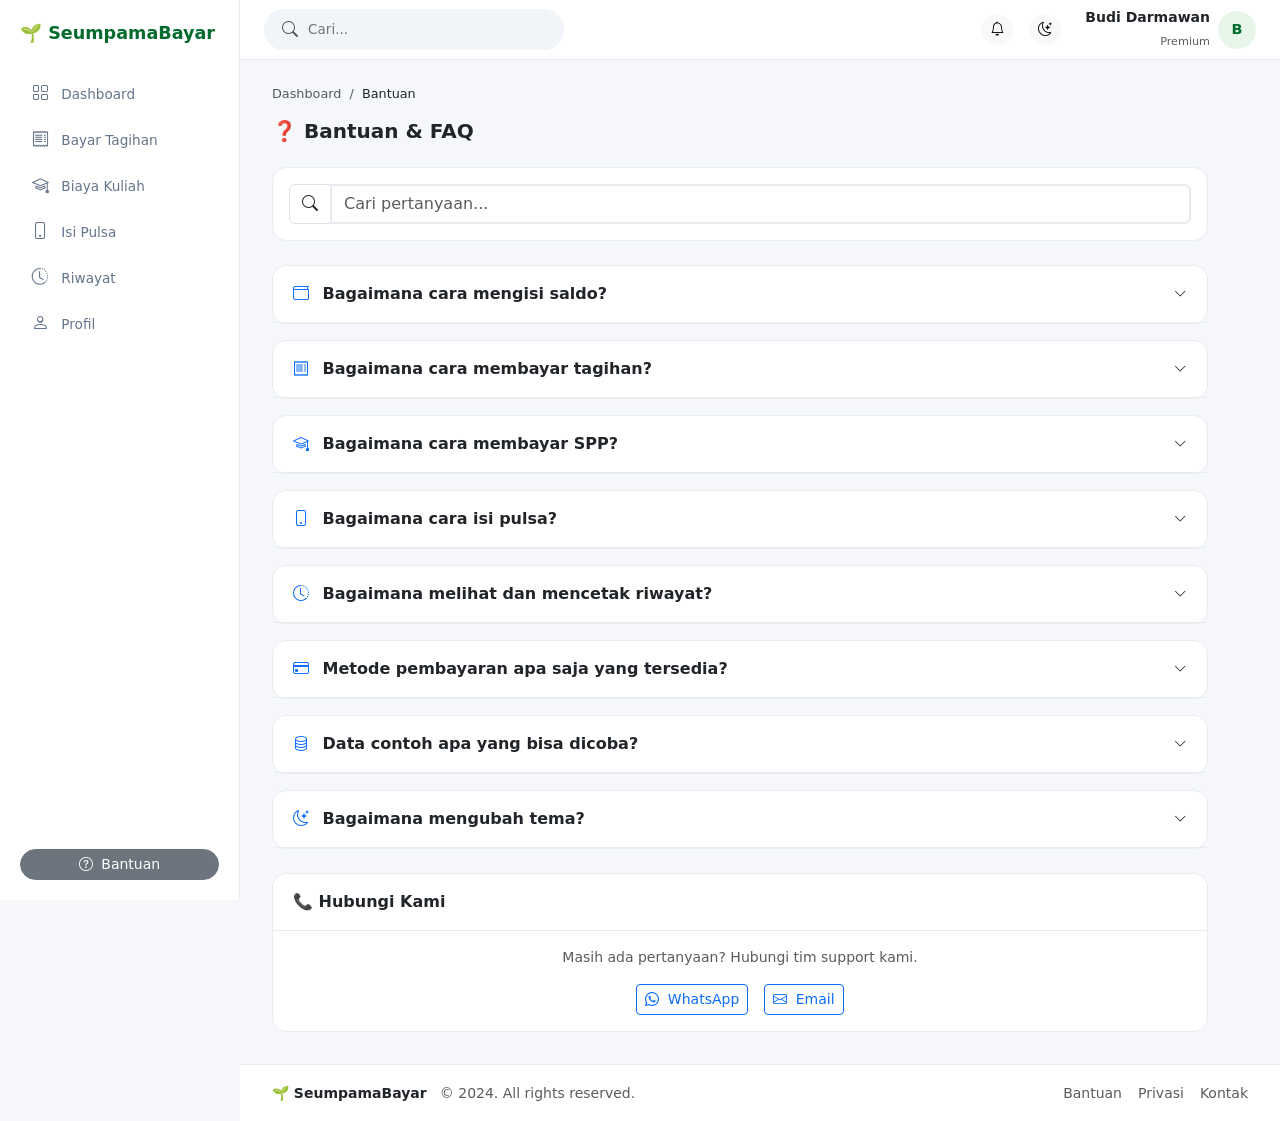
<file: faq.html>
<!DOCTYPE html>
<html lang="id">
<head>
    <meta charset="UTF-8">
    <meta name="viewport" content="width=device-width, initial-scale=1.0">
    <title>SeumpamaBayar - Bantuan</title>

    <link href="https://cdn.jsdelivr.net/npm/bootstrap@5.3.0/dist/css/bootstrap.min.css" rel="stylesheet">
    <link href="https://cdn.jsdelivr.net/npm/bootstrap-icons@1.11.0/font/bootstrap-icons.css" rel="stylesheet">
    <link href="assets/css/style.css" rel="stylesheet">
</head>
<body>

<aside class="sidebar" role="navigation" aria-label="Sidebar navigasi">
    <div class="sidebar-brand">🌱 SeumpamaBayar</div>
    <nav class="nav flex-column flex-grow-1" role="navigation" aria-label="Navigasi utama">
        <a href="index.html" class="nav-link">
            <i class="bi bi-grid me-2" aria-hidden="true"></i> Dashboard
        </a>
        <a href="bayar-tagihan.html" class="nav-link">
            <i class="bi bi-receipt me-2" aria-hidden="true"></i> Bayar Tagihan
        </a>
        <a href="spp.html" class="nav-link">
            <i class="bi bi-mortarboard me-2" aria-hidden="true"></i> Biaya Kuliah
        </a>
        <a href="pulsa.html" class="nav-link">
            <i class="bi bi-phone me-2" aria-hidden="true"></i> Isi Pulsa
        </a>
        <a href="riwayat.html" class="nav-link">
            <i class="bi bi-clock-history me-2" aria-hidden="true"></i> Riwayat
        </a>
        <a href="profil.html" class="nav-link">
            <i class="bi bi-person me-2" aria-hidden="true"></i> Profil
        </a>
    </nav>
    <div class="sidebar-footer">
        <a href="faq.html" class="btn btn-outline-secondary btn-sm w-100 rounded-pill active" aria-current="page">
            <i class="bi bi-question-circle me-1" aria-hidden="true"></i> Bantuan
        </a>
    </div>
</aside>

<header class="topbar" role="banner">
    <div class="search-box">
        <i class="bi bi-search text-muted" aria-hidden="true"></i>
        <input type="text" placeholder="Cari..." aria-label="Cari pertanyaan FAQ">
    </div>
    <div class="d-flex align-items-center gap-3">
        <button class="btn btn-light btn-sm rounded-pill position-relative" aria-label="Notifikasi">
            <i class="bi bi-bell" aria-hidden="true"></i>
            <span class="position-absolute top-0 start-100 translate-middle p-1 bg-danger rounded-circle"
                style="width:8px;height:8px;" aria-hidden="true"></span>
        </button>
        <button class="btn btn-light btn-sm rounded-pill me-2" onclick="toggleThemeButton()" id="themeToggle"
            aria-label="Ganti tema gelap terang">
            <i class="bi bi-moon-stars" aria-hidden="true"></i>
        </button>
        <div class="d-flex align-items-center gap-2">
            <div class="text-end d-none d-sm-block">
                <div class="fw-semibold small" id="topbarName">Budi Darmawan</div>
                <small class="text-muted" style="font-size:0.7rem;">Premium</small>
            </div>
            <div class="avatar" id="topbarAvatar" aria-label="Avatar pengguna">B</div>
        </div>
    </div>
</header>

<main class="main-content" role="main" aria-label="Halaman bantuan dan FAQ">

    <nav class="mb-3" style="font-size:0.8rem;" aria-label="Breadcrumb">
        <a href="index.html" class="text-muted text-decoration-none">Dashboard</a>
        <span class="text-muted mx-1" aria-hidden="true">/</span>
        <span class="fw-medium">Bantuan</span>
    </nav>

    <h5 class="fw-bold mb-4">❓ Bantuan & FAQ</h5>

    <!-- Pencarian FAQ -->
    <div class="card card-custom mb-4">
        <div class="card-body">
            <div class="input-group">
                <span class="input-group-text bg-white" aria-hidden="true"><i class="bi bi-search"></i></span>
                <input type="text" class="form-control" id="searchFAQ" 
                       placeholder="Cari pertanyaan..." oninput="filterFAQ()"
                       aria-label="Cari pertanyaan FAQ">
            </div>
        </div>
    </div>

    <!-- Daftar FAQ -->
    <div id="faqList" role="list" aria-label="Daftar pertanyaan umum">
        <div class="card card-custom mb-3 faq-item" data-keywords="saldo isi topup" role="listitem">
            <div class="card-header cursor-pointer" onclick="toggleFAQ(this)" aria-expanded="false" 
                 role="button" tabindex="0" onkeydown="if(event.key==='Enter'||event.key===' ') toggleFAQ(this)">
                <div class="d-flex justify-content-between align-items-center">
                    <span><i class="bi bi-wallet me-2 text-primary" aria-hidden="true"></i> Bagaimana cara mengisi saldo?</span>
                    <i class="bi bi-chevron-down transition-icon" aria-hidden="true"></i>
                </div>
            </div>
            <div class="card-body faq-answer" style="display:none;" role="region" aria-label="Jawaban">
                <p>Untuk mengisi saldo:</p>
                <ol>
                    <li>Buka halaman <strong>Dashboard</strong></li>
                    <li>Klik tombol <strong>"Isi Saldo"</strong> di kartu saldo</li>
                    <li>Pilih nominal pengisian</li>
                    <li>Pilih metode pembayaran</li>
                    <li>Konfirmasi pembayaran</li>
                </ol>
                <small class="text-muted">Saldo akan bertambah setelah pembayaran berhasil.</small>
            </div>
        </div>

        <div class="card card-custom mb-3 faq-item" data-keywords="tagihan bayar pln pdam internet seminar" role="listitem">
            <div class="card-header cursor-pointer" onclick="toggleFAQ(this)" aria-expanded="false" 
                 role="button" tabindex="0" onkeydown="if(event.key==='Enter'||event.key===' ') toggleFAQ(this)">
                <div class="d-flex justify-content-between align-items-center">
                    <span><i class="bi bi-receipt me-2 text-primary" aria-hidden="true"></i> Bagaimana cara membayar tagihan?</span>
                    <i class="bi bi-chevron-down transition-icon" aria-hidden="true"></i>
                </div>
            </div>
            <div class="card-body faq-answer" style="display:none;" role="region" aria-label="Jawaban">
                <p>Untuk membayar tagihan:</p>
                <ol>
                    <li>Buka halaman <strong>Bayar Tagihan</strong></li>
                    <li>Pilih kategori (PLN, PDAM, Internet, atau Seminar)</li>
                    <li>Masukkan nomor pelanggan/ID</li>
                    <li>Klik <strong>"Cek Tagihan"</strong></li>
                    <li>Pilih metode pembayaran (VA, QRIS, atau Teller)</li>
                    <li>Klik <strong>"Bayar Sekarang"</strong> dan konfirmasi</li>
                </ol>
            </div>
        </div>

        <div class="card card-custom mb-3 faq-item" data-keywords="spp kuliah cicilan nim mahasiswa" role="listitem">
            <div class="card-header cursor-pointer" onclick="toggleFAQ(this)" aria-expanded="false" 
                 role="button" tabindex="0" onkeydown="if(event.key==='Enter'||event.key===' ') toggleFAQ(this)">
                <div class="d-flex justify-content-between align-items-center">
                    <span><i class="bi bi-mortarboard me-2 text-primary" aria-hidden="true"></i> Bagaimana cara membayar SPP?</span>
                    <i class="bi bi-chevron-down transition-icon" aria-hidden="true"></i>
                </div>
            </div>
            <div class="card-body faq-answer" style="display:none;" role="region" aria-label="Jawaban">
                <p>Untuk membayar SPP:</p>
                <ol>
                    <li>Buka halaman <strong>Biaya Kuliah</strong></li>
                    <li>Masukkan NIM Anda (contoh: 2024001)</li>
                    <li>Klik <strong>"Cek Data"</strong></li>
                    <li>Centang cicilan yang ingin dibayar</li>
                    <li>Klik <strong>"Lanjut ke Pembayaran"</strong></li>
                    <li>Pilih metode pembayaran dan konfirmasi</li>
                </ol>
                <small class="text-muted">Anda bisa memilih beberapa cicilan sekaligus.</small>
            </div>
        </div>

        <div class="card card-custom mb-3 faq-item" data-keywords="pulsa paket data hp nomor provider" role="listitem">
            <div class="card-header cursor-pointer" onclick="toggleFAQ(this)" aria-expanded="false" 
                 role="button" tabindex="0" onkeydown="if(event.key==='Enter'||event.key===' ') toggleFAQ(this)">
                <div class="d-flex justify-content-between align-items-center">
                    <span><i class="bi bi-phone me-2 text-primary" aria-hidden="true"></i> Bagaimana cara isi pulsa?</span>
                    <i class="bi bi-chevron-down transition-icon" aria-hidden="true"></i>
                </div>
            </div>
            <div class="card-body faq-answer" style="display:none;" role="region" aria-label="Jawaban">
                <p>Untuk mengisi pulsa:</p>
                <ol>
                    <li>Buka halaman <strong>Isi Pulsa</strong></li>
                    <li>Masukkan nomor HP (08xxxxxxxxxx)</li>
                    <li>Provider akan terdeteksi otomatis</li>
                    <li>Pilih nominal pulsa atau paket data</li>
                    <li>Pilih metode pembayaran dan konfirmasi</li>
                </ol>
            </div>
        </div>

        <div class="card card-custom mb-3 faq-item" data-keywords="riwayat transaksi cetak struk pdf print" role="listitem">
            <div class="card-header cursor-pointer" onclick="toggleFAQ(this)" aria-expanded="false" 
                 role="button" tabindex="0" onkeydown="if(event.key==='Enter'||event.key===' ') toggleFAQ(this)">
                <div class="d-flex justify-content-between align-items-center">
                    <span><i class="bi bi-clock-history me-2 text-primary" aria-hidden="true"></i> Bagaimana melihat dan mencetak riwayat?</span>
                    <i class="bi bi-chevron-down transition-icon" aria-hidden="true"></i>
                </div>
            </div>
            <div class="card-body faq-answer" style="display:none;" role="region" aria-label="Jawaban">
                <p>Untuk melihat riwayat:</p>
                <ol>
                    <li>Buka halaman <strong>Riwayat Transaksi</strong></li>
                    <li>Gunakan filter untuk mencari transaksi tertentu</li>
                    <li>Klik transaksi untuk melihat detail</li>
                    <li>Klik <strong>"Cetak"</strong> untuk print struk</li>
                    <li>Klik <strong>"Download PDF"</strong> untuk menyimpan sebagai PDF</li>
                </ol>
            </div>
        </div>

        <div class="card card-custom mb-3 faq-item" data-keywords="qris virtual account teller pembayaran metode" role="listitem">
            <div class="card-header cursor-pointer" onclick="toggleFAQ(this)" aria-expanded="false" 
                 role="button" tabindex="0" onkeydown="if(event.key==='Enter'||event.key===' ') toggleFAQ(this)">
                <div class="d-flex justify-content-between align-items-center">
                    <span><i class="bi bi-credit-card me-2 text-primary" aria-hidden="true"></i> Metode pembayaran apa saja yang tersedia?</span>
                    <i class="bi bi-chevron-down transition-icon" aria-hidden="true"></i>
                </div>
            </div>
            <div class="card-body faq-answer" style="display:none;" role="region" aria-label="Jawaban">
                <p>Tersedia 3 metode pembayaran:</p>
                <ul>
                    <li><strong>Virtual Account</strong> — Transfer via ATM/mBanking BCA, BNI, atau Mandiri</li>
                    <li><strong>QRIS</strong> — Scan QR Code dengan e-wallet (GoPay, OVO, Dana, dll)</li>
                    <li><strong>Teller/Kasir</strong> — Bayar langsung dengan kode bayar</li>
                </ul>
            </div>
        </div>

        <div class="card card-custom mb-3 faq-item" data-keywords="data contoh dummy id pelanggan nim" role="listitem">
            <div class="card-header cursor-pointer" onclick="toggleFAQ(this)" aria-expanded="false" 
                 role="button" tabindex="0" onkeydown="if(event.key==='Enter'||event.key===' ') toggleFAQ(this)">
                <div class="d-flex justify-content-between align-items-center">
                    <span><i class="bi bi-database me-2 text-primary" aria-hidden="true"></i> Data contoh apa yang bisa dicoba?</span>
                    <i class="bi bi-chevron-down transition-icon" aria-hidden="true"></i>
                </div>
            </div>
            <div class="card-body faq-answer" style="display:none;" role="region" aria-label="Jawaban">
                <p><strong>PLN:</strong> 123456789012, 234567890123, 345678901234, 456789012345, 567890123456</p>
                <p><strong>PDAM:</strong> PDAM001, PDAM002, PDAM003</p>
                <p><strong>Internet:</strong> INET001, INET002, INET003</p>
                <p><strong>SPP (NIM):</strong> 2024001, 2024002, 2024003</p>
                <p><strong>Seminar:</strong> bebas (alfanumerik 4-20 karakter)</p>
            </div>
        </div>

        <div class="card card-custom mb-3 faq-item" data-keywords="dark mode tema gelap terang" role="listitem">
            <div class="card-header cursor-pointer" onclick="toggleFAQ(this)" aria-expanded="false" 
                 role="button" tabindex="0" onkeydown="if(event.key==='Enter'||event.key===' ') toggleFAQ(this)">
                <div class="d-flex justify-content-between align-items-center">
                    <span><i class="bi bi-moon-stars me-2 text-primary" aria-hidden="true"></i> Bagaimana mengubah tema?</span>
                    <i class="bi bi-chevron-down transition-icon" aria-hidden="true"></i>
                </div>
            </div>
            <div class="card-body faq-answer" style="display:none;" role="region" aria-label="Jawaban">
                <p>Klik ikon <strong>bulan/matahari</strong> di pojok kanan atas untuk beralih antara tema terang dan gelap. Preferensi tema akan disimpan otomatis.</p>
            </div>
        </div>
    </div>

    <!-- Tidak ada hasil -->
    <div id="faqEmpty" style="display:none;" class="text-center py-5" role="status" aria-live="polite">
        <i class="bi bi-search fs-1 text-muted" aria-hidden="true"></i>
        <h6 class="text-muted mt-3">Tidak ada hasil</h6>
        <p class="text-muted small">Coba kata kunci lain</p>
    </div>

    <!-- Kontak -->
    <div class="card card-custom mt-4">
        <div class="card-header fw-bold">📞 Hubungi Kami</div>
        <div class="card-body text-center">
            <p class="text-muted small">Masih ada pertanyaan? Hubungi tim support kami.</p>
            <div class="d-flex justify-content-center gap-3">
                <button class="btn btn-outline-primary btn-sm" aria-label="Hubungi via WhatsApp">
                    <i class="bi bi-whatsapp me-1" aria-hidden="true"></i> WhatsApp
                </button>
                <button class="btn btn-outline-primary btn-sm" aria-label="Hubungi via Email">
                    <i class="bi bi-envelope me-1" aria-hidden="true"></i> Email
                </button>
            </div>
        </div>
    </div>

</main>

<footer class="app-footer" role="contentinfo">
    <div>
        <span class="fw-semibold small">🌱 SeumpamaBayar</span>
        <span class="text-muted small ms-2">© 2024. All rights reserved.</span>
    </div>
    <div class="d-flex gap-3">
        <a href="faq.html" class="text-muted small text-decoration-none">Bantuan</a>
        <a href="#" class="text-muted small text-decoration-none">Privasi</a>
        <a href="#" class="text-muted small text-decoration-none">Kontak</a>
    </div>
</footer>

<div class="toast-container position-fixed bottom-0 end-0 p-3" id="toastContainer" aria-live="polite" aria-atomic="true"></div>

<script src="https://cdn.jsdelivr.net/npm/bootstrap@5.3.0/dist/js/bootstrap.bundle.min.js"></script>
<script src="assets/js/data.js"></script>
<script src="assets/js/storage.js"></script>
<script src="assets/js/utils.js"></script>
<script>
    document.addEventListener('DOMContentLoaded', function() {
        initTheme();
        updateThemeIcon();
    });

    function toggleThemeButton() {
        const theme = toggleTheme();
        updateThemeIcon();
        showToast(`Tema ${theme === 'dark' ? 'gelap' : 'terang'} diaktifkan`, 'info');
    }

    function updateThemeIcon() {
        const btn = document.getElementById('themeToggle');
        if (!btn) return;
        const isDark = document.documentElement.getAttribute('data-theme') === 'dark';
        btn.innerHTML = isDark 
            ? '<i class="bi bi-sun" aria-hidden="true"></i>' 
            : '<i class="bi bi-moon-stars" aria-hidden="true"></i>';
    }

    function toggleFAQ(header) {
        const body = header.nextElementSibling;
        const icon = header.querySelector('.transition-icon');
        const isOpen = body.style.display === 'block';

        // Close all
        document.querySelectorAll('.faq-answer').forEach(a => a.style.display = 'none');
        document.querySelectorAll('.transition-icon').forEach(i => {
            i.style.transform = 'rotate(0deg)';
        });
        document.querySelectorAll('.faq-item .card-header').forEach(h => {
            h.setAttribute('aria-expanded', 'false');
        });

        // Open clicked
        if (!isOpen) {
            body.style.display = 'block';
            icon.style.transform = 'rotate(180deg)';
            header.setAttribute('aria-expanded', 'true');
        }
    }

    function filterFAQ() {
        const search = document.getElementById('searchFAQ').value.toLowerCase();
        const items = document.querySelectorAll('.faq-item');
        let found = false;

        items.forEach(item => {
            const keywords = item.dataset.keywords || '';
            if (search === '' || keywords.includes(search)) {
                item.style.display = '';
                found = true;
            } else {
                item.style.display = 'none';
            }
        });

        document.getElementById('faqEmpty').style.display = found ? 'none' : 'block';
    }
</script>

<style>
    .cursor-pointer { cursor: pointer; }
    .transition-icon {
        transition: transform 0.3s ease;
        font-size: 0.8rem;
    }
    .faq-answer {
        border-top: 1px solid #e8ecf0;
    }
    [data-theme="dark"] .faq-answer {
        border-color: #334155;
    }
</style>

</body>
</html>
</file>
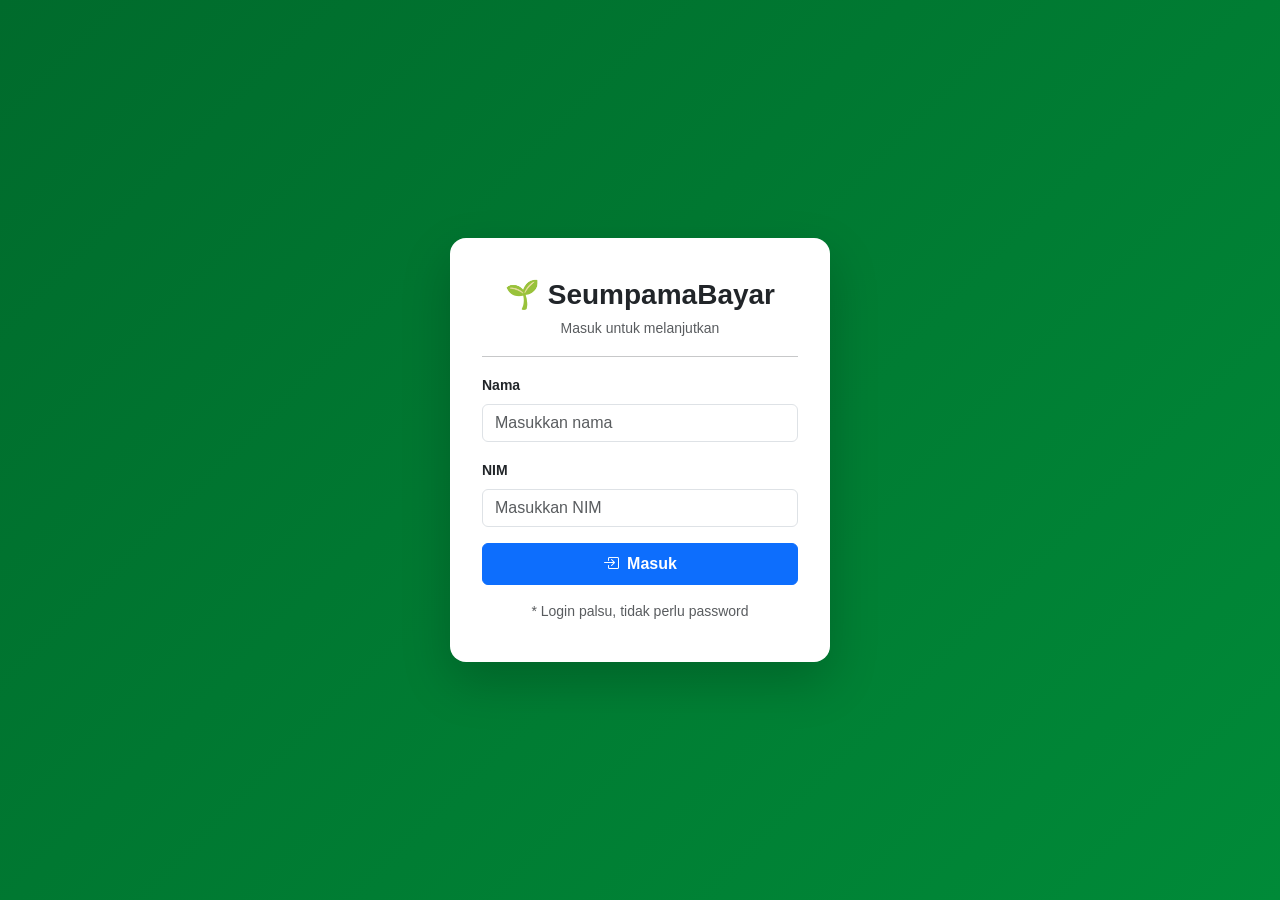
<file: login.html>
<!DOCTYPE html>
<html lang="id">
<head>
    <meta charset="UTF-8">
    <meta name="viewport" content="width=device-width, initial-scale=1.0">
    <title>SeumpamaBayar - Login</title>
    <link href="https://cdn.jsdelivr.net/npm/bootstrap@5.3.0/dist/css/bootstrap.min.css" rel="stylesheet">
    <link href="https://cdn.jsdelivr.net/npm/bootstrap-icons@1.11.0/font/bootstrap-icons.css" rel="stylesheet">
    <style>
        body {
            background: linear-gradient(135deg, #006b2c, #008a38);
            min-height: 100vh;
            display: flex;
            align-items: center;
            justify-content: center;
            font-family: 'Segoe UI', sans-serif;
        }
        .login-card {
            background: #fff;
            border-radius: 16px;
            padding: 2.5rem 2rem;
            width: 380px;
            box-shadow: 0 20px 50px rgba(0,0,0,0.2);
        }
    </style>
</head>
<body>

<div class="login-card text-center">
    <h3 class="fw-bold mb-1">🌱 SeumpamaBayar</h3>
    <small class="text-muted">Masuk untuk melanjutkan</small>
    <hr>
    <div class="mb-3 text-start">
        <label class="form-label small fw-semibold">Nama</label>
        <input type="text" class="form-control" id="inputNama" placeholder="Masukkan nama">
    </div>
    <div class="mb-3 text-start">
        <label class="form-label small fw-semibold">NIM</label>
        <input type="text" class="form-control" id="inputNIM" placeholder="Masukkan NIM">
    </div>
    <button class="btn btn-primary w-100 py-2 fw-semibold" onclick="login()">
        <i class="bi bi-box-arrow-in-right me-2"></i>Masuk
    </button>
    <small class="text-muted d-block mt-3">* Login palsu, tidak perlu password</small>
</div>

<script>
    function login() {
        const nama = document.getElementById('inputNama').value.trim() || 'Budi Darmawan';
        const nim = document.getElementById('inputNIM').value.trim() || '221011450661';
        
        // Simpan user ke localStorage
        localStorage.setItem('user', JSON.stringify({ nama, nim }));
        
        // Redirect ke dashboard
        window.location.href = 'index.html';
    }
</script>

</body>
</html>
</file>
<file: assets/css/style.css>
/* ==================== VARIABLES ==================== */
:root {
  --primary: #006b2c;
  --primary-light: #e8f5e9;
  --sidebar-width: 240px;
  --topbar-height: 60px;
}

/* ==================== DARK MODE ==================== */
[data-theme="dark"] {
  --primary: #4ade80;
  --primary-light: #052e16;
  --bg-body: #0f172a;
  --bg-card: #1e293b;
  --bg-sidebar: #0f172a;
  --text-primary: #e2e8f0;
  --text-muted: #94a3b8;
  --border-color: #334155;
  --bg-input: #1e293b;
  --bg-hover: #1e293b;
  --shadow-color: rgba(0, 0, 0, 0.4);
}

[data-theme="dark"] body {
  background: #0f172a;
  color: #e2e8f0;
}

[data-theme="dark"] .sidebar {
  background: #0f172a;
  border-color: #334155;
}

[data-theme="dark"] .sidebar .nav-link {
  color: #94a3b8;
}

[data-theme="dark"] .sidebar .nav-link:hover {
  background: #1e293b;
  color: #e2e8f0;
}

[data-theme="dark"] .sidebar .nav-link.active {
  background: #052e16;
  color: #4ade80;
}

[data-theme="dark"] .topbar {
  background: #1e293b;
  border-color: #334155;
}

[data-theme="dark"] .search-box {
  background: #0f172a;
  border-color: #334155;
}

[data-theme="dark"] .search-box input {
  color: #e2e8f0;
}

[data-theme="dark"] .search-box input::placeholder {
  color: #64748b;
}

[data-theme="dark"] .card-custom,
[data-theme="dark"] .card-stat,
[data-theme="dark"] .kategori-card,
[data-theme="dark"] .card-layanan,
[data-theme="dark"] .metode-card {
  background: #1e293b;
  border-color: #334155;
  color: #e2e8f0;
}

[data-theme="dark"] .card-custom .card-header {
  border-color: #334155;
  color: #e2e8f0;
}

[data-theme="dark"] .kategori-card .kat-name {
  color: #e2e8f0;
}

[data-theme="dark"] .kategori-card.active {
  background: #052e16;
  border-color: #4ade80;
}

[data-theme="dark"] .metode-card.selected {
  background: #052e16;
  border-color: #4ade80;
}

[data-theme="dark"] .list-riwayat .list-group-item {
  background: #1e293b;
  border-color: #334155;
  color: #e2e8f0;
}

[data-theme="dark"] .list-riwayat .list-group-item:hover {
  background: #283548;
}

[data-theme="dark"] .detail-row {
  border-color: #334155;
}

[data-theme="dark"] .detail-row:hover {
  background: #283548;
}

[data-theme="dark"] .detail-row .label {
  color: #94a3b8;
}

[data-theme="dark"] .form-control,
[data-theme="dark"] .form-select {
  background: #0f172a;
  border-color: #334155;
  color: #e2e8f0;
}

[data-theme="dark"] .form-control:focus,
[data-theme="dark"] .form-select:focus {
  background: #1e293b;
  border-color: #4ade80;
  box-shadow: 0 0 0 3px rgba(74, 222, 128, 0.15);
}

[data-theme="dark"] .table {
  color: #e2e8f0;
}

[data-theme="dark"] .table-light {
  background: #1e293b !important;
  color: #e2e8f0 !important;
}

[data-theme="dark"] .table tbody tr:hover {
  background: #283548 !important;
}

[data-theme="dark"] .modal-content {
  background: #1e293b;
  color: #e2e8f0;
}

[data-theme="dark"] .modal-header,
[data-theme="dark"] .modal-footer {
  border-color: #334155;
}

[data-theme="dark"] .btn-close {
  filter: invert(1);
}

[data-theme="dark"] .app-footer {
  background: #1e293b;
  border-color: #334155;
}

[data-theme="dark"] .promo-banner {
  background: linear-gradient(135deg, #1a2a1a, #0f172a);
  border-color: #334155;
}

[data-theme="dark"] .badge-sukses {
  background: #052e16;
  color: #4ade80;
}

[data-theme="dark"] .badge-proses {
  background: #422006;
  color: #fbbf24;
}

[data-theme="dark"] .badge-lunas {
  background: #052e16;
  color: #4ade80;
}

[data-theme="dark"] .badge-belum {
  background: #450a0a;
  color: #fca5a5;
}

/* ✅ Dihapus: .bg-light & .text-muted dipaksa */
/* Biarkan Bootstrap handle dengan variabel */

[data-theme="dark"] .progress {
  background: #334155;
}

[data-theme="dark"] .loading-box {
  background: #1e293b;
  color: #e2e8f0;
}

[data-theme="dark"] .dropdown-menu {
  background: #1e293b;
  border-color: #334155;
}

[data-theme="dark"] .dropdown-item {
  color: #e2e8f0;
}

[data-theme="dark"] .dropdown-item:hover {
  background: #283548;
}

[data-theme="dark"] .dropdown-divider {
  border-color: #334155;
}

/* ✅ Tambahan: input-group-text di dark mode */
[data-theme="dark"] .input-group-text {
  background: #1e293b;
  border-color: #334155;
  color: #e2e8f0;
}

/* ✅ Tambahan: nav-pills di dark mode */
[data-theme="dark"] .nav-pills .nav-link.active {
  background: #4ade80;
  color: #0f172a;
}

[data-theme="dark"] .nav-pills .nav-link {
  color: #94a3b8;
}

[data-theme="dark"] .nav-pills .nav-link:hover {
  color: #e2e8f0;
}

/* ==================== BASE ==================== */
body {
  background: #f5f7fa;
  font-family:
    "Segoe UI",
    system-ui,
    -apple-system,
    sans-serif;
  min-height: 100vh;
}

/* ==================== SIDEBAR ==================== */
.sidebar {
  width: var(--sidebar-width);
  height: 100vh;
  position: fixed;
  top: 0;
  left: 0;
  background: #fff;
  border-right: 1px solid #e8ecf0;
  z-index: 1030;
  padding: 1.25rem 0;
  display: flex;
  flex-direction: column;
}

.sidebar-brand {
  font-size: 1.1rem;
  font-weight: 700;
  color: var(--primary);
  padding: 0 1.25rem;
  margin-bottom: 1.5rem;
  transition: all 0.2s ease;
}

.sidebar-brand:hover {
  transform: translateX(3px);
}

.sidebar .nav-link {
  color: #64748b;
  padding: 0.55rem 1.25rem;
  margin: 0.1rem 0.75rem;
  border-radius: 8px;
  font-size: 0.85rem;
  font-weight: 500;
  transition: all 0.2s ease;
  position: relative;
  overflow: hidden;
}

.sidebar .nav-link::before {
  content: "";
  position: absolute;
  left: 0;
  top: 0;
  width: 3px;
  height: 100%;
  background: var(--primary);
  border-radius: 0 3px 3px 0;
  transform: translateX(-100%);
  transition: transform 0.25s ease;
}

.sidebar .nav-link:hover {
  background: #f8fafc;
  color: #334155;
  transform: translateX(4px);
}

.sidebar .nav-link:hover::before {
  transform: translateX(0);
}

.sidebar .nav-link.active {
  background: var(--primary-light);
  color: var(--primary);
  font-weight: 600;
}

.sidebar .nav-link.active::before {
  transform: translateX(0);
}

.sidebar .nav-link i {
  font-size: 1.05rem;
  width: 22px;
  transition: transform 0.2s ease;
}

.sidebar .nav-link:hover i {
  transform: scale(1.15);
}

.sidebar-footer {
  margin-top: auto;
  padding: 0 1.25rem;
}

.sidebar-footer .btn {
  transition: all 0.25s ease;
}

.sidebar-footer .btn:hover {
  transform: translateY(-2px);
  box-shadow: 0 4px 12px rgba(0, 0, 0, 0.1);
}

/* ==================== TOPBAR ==================== */
.topbar {
  height: var(--topbar-height);
  background: #fff;
  border-bottom: 1px solid #e8ecf0;
  position: sticky;
  top: 0;
  z-index: 1020;
  display: flex;
  align-items: center;
  justify-content: space-between;
  padding: 0 1.5rem;
  margin-left: var(--sidebar-width);
}

.search-box {
  background: #f1f5f9;
  border-radius: 20px;
  padding: 0.4rem 1rem;
  width: 300px;
  display: flex;
  align-items: center;
  gap: 0.5rem;
  transition: all 0.3s ease;
  border: 2px solid transparent;
}

.search-box:focus-within {
  background: #fff;
  border-color: var(--primary);
  box-shadow: 0 0 0 3px rgba(0, 107, 44, 0.1);
  width: 340px;
}

.search-box input {
  border: none;
  background: transparent;
  outline: none;
  font-size: 0.85rem;
  width: 100%;
}

.avatar {
  width: 38px;
  height: 38px;
  border-radius: 50%;
  background: var(--primary-light);
  color: var(--primary);
  display: flex;
  align-items: center;
  justify-content: center;
  font-weight: 700;
  font-size: 0.9rem;
  cursor: pointer;
  transition: all 0.25s ease;
  border: 2px solid transparent;
}

.avatar:hover {
  transform: scale(1.1);
  border-color: var(--primary);
  box-shadow: 0 4px 12px rgba(0, 107, 44, 0.2);
}

.topbar .btn {
  transition: all 0.25s ease;
}

.topbar .btn:hover {
  transform: translateY(-2px);
  box-shadow: 0 4px 12px rgba(0, 0, 0, 0.1);
  background: var(--primary-light);
  color: var(--primary);
}

/* ==================== MAIN CONTENT ==================== */
.main-content {
  margin-left: var(--sidebar-width);
  padding: 1.5rem 2rem 2rem;
  max-width: 1000px;
}

/* ==================== CARDS ==================== */
.card-saldo {
  background: linear-gradient(135deg, #006b2c, #008a38);
  color: #fff;
  border: none;
  border-radius: 14px;
  transition: all 0.3s ease;
  cursor: default;
}

.card-saldo:hover {
  transform: translateY(-3px);
  box-shadow: 0 12px 30px rgba(0, 107, 44, 0.3);
}

.card-saldo .btn {
  transition: all 0.25s ease;
}

.card-saldo .btn:hover {
  transform: translateY(-2px);
  box-shadow: 0 4px 15px rgba(255, 255, 255, 0.3);
}

.card-stat {
  border: 1px solid #e8ecf0;
  border-radius: 12px;
  background: #fff;
  height: 100%;
  transition: all 0.3s ease;
  cursor: default;
}

.card-stat:hover {
  transform: translateY(-4px);
  box-shadow: 0 8px 25px rgba(0, 0, 0, 0.08);
  border-color: #cbd5e1;
}

.card-stat .stat-icon {
  width: 42px;
  height: 42px;
  border-radius: 10px;
  display: flex;
  align-items: center;
  justify-content: center;
  font-size: 1.2rem;
  transition: all 0.3s ease;
}

.card-stat:hover .stat-icon {
  transform: scale(1.1) rotate(-5deg);
}

.card-custom {
  border: 1px solid #e8ecf0;
  border-radius: 14px;
  background: #fff;
  transition: all 0.3s ease;
}

.card-custom:hover {
  box-shadow: 0 4px 20px rgba(0, 0, 0, 0.05);
}

.card-custom .card-header {
  background: transparent;
  border-bottom: 1px solid #e8ecf0;
  padding: 1rem 1.25rem;
  font-weight: 600;
}

/* ==================== PROMO BANNER ==================== */
.promo-banner {
  background: linear-gradient(135deg, #eff6ff, #f0fdf4);
  border: 1px solid #dbeafe;
  border-radius: 14px;
  position: relative;
  overflow: hidden;
  transition: all 0.35s ease;
  cursor: default;
}

.promo-banner:hover {
  transform: translateY(-3px);
  box-shadow: 0 10px 30px rgba(0, 107, 44, 0.1);
  border-color: var(--primary);
}

.promo-banner::after {
  content: "";
  position: absolute;
  right: -20px;
  top: -20px;
  width: 100px;
  height: 100px;
  background: rgba(0, 107, 44, 0.08);
  border-radius: 50%;
  transition: all 0.5s ease;
}

.promo-banner:hover::after {
  transform: scale(1.5);
  opacity: 0.05;
}

.promo-banner .btn {
  transition: all 0.25s ease;
}

.promo-banner .btn:hover {
  transform: translateY(-2px);
  box-shadow: 0 6px 20px rgba(0, 107, 44, 0.3);
}

/* ==================== KATEGORI ==================== */
.kategori-card {
  border: 2px solid #e8ecf0;
  border-radius: 12px;
  padding: 1.25rem 1rem;
  text-align: center;
  cursor: pointer;
  transition: all 0.3s ease;
  background: #fff;
  height: 100%;
  position: relative;
  overflow: hidden;
}

.kategori-card::after {
  content: "";
  position: absolute;
  bottom: 0;
  left: 50%;
  transform: translateX(-50%) translateY(100%);
  width: 40px;
  height: 3px;
  background: var(--primary);
  border-radius: 3px;
  transition: transform 0.3s ease;
}

.kategori-card:hover {
  border-color: #cbd5e1;
  transform: translateY(-4px);
  box-shadow: 0 8px 25px rgba(0, 0, 0, 0.08);
}

.kategori-card:hover::after {
  transform: translateX(-50%) translateY(0);
}

.kategori-card.active {
  border-color: var(--primary);
  background: var(--primary-light);
}

.kategori-card.active::after {
  transform: translateX(-50%) translateY(0);
}

.kategori-card .kat-icon {
  width: 52px;
  height: 52px;
  border-radius: 50%;
  display: flex;
  align-items: center;
  justify-content: center;
  margin: 0 auto 0.75rem;
  font-size: 1.4rem;
  transition: all 0.3s ease;
}

.kategori-card:hover .kat-icon {
  transform: scale(1.1) rotate(-8deg);
}

.kategori-card .kat-name {
  font-weight: 600;
  font-size: 0.85rem;
  color: #334155;
  transition: color 0.2s ease;
}

.kategori-card:hover .kat-name {
  color: var(--primary);
}

/* ==================== LAYANAN ==================== */
.card-layanan {
  border: 1px solid #e8ecf0;
  border-radius: 12px;
  background: #fff;
  text-align: center;
  padding: 1.25rem 0.75rem;
  cursor: pointer;
  transition: all 0.3s ease;
  text-decoration: none;
  color: #334155;
  height: 100%;
  position: relative;
  overflow: hidden;
}

.card-layanan::before {
  content: "";
  position: absolute;
  top: 0;
  left: 0;
  width: 100%;
  height: 100%;
  background: var(--primary);
  opacity: 0;
  transition: opacity 0.3s ease;
  z-index: 0;
  border-radius: 12px;
}

.card-layanan:hover {
  transform: translateY(-4px);
  box-shadow: 0 10px 25px rgba(0, 0, 0, 0.1);
  color: #fff;
  border-color: var(--primary);
}

.card-layanan:hover::before {
  opacity: 0.05;
}

.card-layanan:hover .icon-circle {
  transform: scale(1.15);
}

.card-layanan .icon-circle {
  width: 48px;
  height: 48px;
  border-radius: 50%;
  display: flex;
  align-items: center;
  justify-content: center;
  margin: 0 auto 0.5rem;
  font-size: 1.3rem;
  transition: all 0.3s ease;
  position: relative;
  z-index: 1;
}

.card-layanan small {
  position: relative;
  z-index: 1;
}

/* ==================== METODE BAYAR ==================== */
.metode-card {
  border: 2px solid #e8ecf0;
  border-radius: 12px;
  padding: 1.25rem;
  text-align: center;
  cursor: pointer;
  transition: all 0.3s ease;
  background: #fff;
  height: 100%;
  position: relative;
  overflow: hidden;
}

.metode-card::after {
  content: "";
  position: absolute;
  inset: 0;
  background: var(--primary);
  opacity: 0;
  transition: opacity 0.3s ease;
  z-index: 0;
}

.metode-card:hover {
  border-color: var(--primary);
  transform: translateY(-4px);
  box-shadow: 0 8px 25px rgba(0, 0, 0, 0.1);
}

.metode-card:hover::after {
  opacity: 0.03;
}

.metode-card:hover .metode-icon {
  transform: scale(1.2);
}

.metode-card.selected {
  border-color: var(--primary);
  background: var(--primary-light);
}

.metode-card .metode-icon {
  font-size: 2rem;
  margin-bottom: 0.5rem;
  transition: all 0.3s ease;
  position: relative;
  z-index: 1;
}

.metode-card .fw-semibold,
.metode-card small {
  position: relative;
  z-index: 1;
}

/* ==================== DETAIL TAGIHAN ==================== */
.detail-row {
  display: flex;
  justify-content: space-between;
  padding: 0.5rem 0;
  border-bottom: 1px solid #f1f5f9;
  font-size: 0.875rem;
  transition: background 0.2s ease;
}

.detail-row:hover {
  background: #fafafa;
  padding-left: 0.5rem;
  padding-right: 0.5rem;
  border-radius: 6px;
}

.detail-row:last-child {
  border-bottom: none;
}

.detail-row .label {
  color: #64748b;
}

.detail-row .value {
  font-weight: 500;
}

/* ==================== RIWAYAT ==================== */
.list-riwayat .list-group-item {
  border: 1px solid #e8ecf0;
  margin-bottom: 0.4rem;
  border-radius: 10px !important;
  padding: 0.8rem 1.25rem;
  background: #fff;
  transition: all 0.25s ease;
  cursor: pointer;
}

.list-riwayat .list-group-item:hover {
  transform: translateX(6px);
  box-shadow: 0 4px 15px rgba(0, 0, 0, 0.06);
  border-color: #cbd5e1;
  background: #fafdfa;
}

.badge-sukses {
  background: #dcfce7;
  color: #16a34a;
  font-weight: 500;
  font-size: 0.68rem;
  padding: 0.2rem 0.55rem;
  border-radius: 20px;
  transition: all 0.2s ease;
}

.badge-proses {
  background: #fef9c3;
  color: #ca8a04;
  font-weight: 500;
  font-size: 0.68rem;
  padding: 0.2rem 0.55rem;
  border-radius: 20px;
}

.badge-lunas {
  background: #dcfce7;
  color: #16a34a;
  font-weight: 500;
  font-size: 0.75rem;
  padding: 0.3rem 0.7rem;
  border-radius: 20px;
}

.badge-belum {
  background: #fee2e2;
  color: #dc2626;
  font-weight: 500;
  font-size: 0.75rem;
  padding: 0.3rem 0.7rem;
  border-radius: 20px;
}

/* ==================== TABLE ==================== */
.table tbody tr {
  transition: all 0.2s ease;
}

.table tbody tr:hover {
  background: #f8fdf9 !important;
  transform: scale(1.005);
}

.table tbody tr td .form-check-input {
  transition: all 0.2s ease;
}

.table tbody tr td .form-check-input:hover {
  transform: scale(1.2);
  cursor: pointer;
}

/* ==================== BUTTONS GLOBAL ==================== */
.btn {
  transition: all 0.25s ease;
  position: relative;
  overflow: hidden;
}

.btn::after {
  content: "";
  position: absolute;
  inset: 0;
  background: rgba(255, 255, 255, 0.2);
  opacity: 0;
  transition: opacity 0.3s ease;
  border-radius: inherit;
}

.btn:hover {
  transform: translateY(-2px);
  box-shadow: 0 6px 20px rgba(0, 0, 0, 0.12);
}

.btn:hover::after {
  opacity: 1;
}

.btn:active {
  transform: translateY(0) scale(0.97) !important;
}

.btn-primary {
  background: var(--primary);
  border-color: var(--primary);
}

.btn-primary:hover {
  background: #005a24;
  border-color: #005a24;
  box-shadow: 0 6px 20px rgba(0, 107, 44, 0.3);
}

.btn-outline-primary:hover {
  background: var(--primary);
  color: #fff;
  box-shadow: 0 6px 20px rgba(0, 107, 44, 0.2);
}

.btn-outline-light:hover {
  background: rgba(255, 255, 255, 0.2);
  box-shadow: 0 4px 15px rgba(0, 0, 0, 0.1);
}

/* ==================== INPUT / FORM ==================== */
.form-control,
.form-select {
  transition: all 0.25s ease;
  border: 2px solid #e8ecf0;
}

.form-control:hover,
.form-select:hover {
  border-color: #cbd5e1;
}

.form-control:focus,
.form-select:focus {
  border-color: var(--primary);
  box-shadow: 0 0 0 3px rgba(0, 107, 44, 0.1);
  transform: translateY(-1px);
}

/* ==================== MODAL ==================== */
.modal-content {
  border: none;
  border-radius: 14px;
  animation: modalSlideIn 0.3s ease;
}

@keyframes modalSlideIn {
  from {
    opacity: 0;
    transform: translateY(-30px) scale(0.95);
  }
  to {
    opacity: 1;
    transform: translateY(0) scale(1);
  }
}

.modal-header {
  border-bottom: 1px solid #e8ecf0;
}

.modal-footer {
  border-top: 1px solid #e8ecf0;
}

/* ==================== LOADING ==================== */
.loading-overlay {
  position: fixed;
  top: 0;
  left: 0;
  width: 100%;
  height: 100%;
  background: rgba(0, 0, 0, 0.4);
  z-index: 9999;
  display: none;
  align-items: center;
  justify-content: center;
  animation: fadeIn 0.2s ease;
}

@keyframes fadeIn {
  from {
    opacity: 0;
  }
  to {
    opacity: 1;
  }
}

.loading-overlay.show {
  display: flex;
}

.loading-box {
  background: #fff;
  border-radius: 16px;
  padding: 2rem;
  text-align: center;
  animation: popIn 0.3s ease;
}

@keyframes popIn {
  from {
    opacity: 0;
    transform: scale(0.8);
  }
  to {
    opacity: 1;
    transform: scale(1);
  }
}

/* ==================== PROGRESS BAR ==================== */
.progress {
  transition: all 0.3s ease;
}

.progress-bar {
  transition: width 0.6s ease;
}

.card-stat:hover .progress-bar {
  filter: brightness(1.1);
}

/* ==================== TOAST ==================== */
.toast {
  animation: slideInRight 0.4s ease;
}

@keyframes slideInRight {
  from {
    opacity: 0;
    transform: translateX(100px);
  }
  to {
    opacity: 1;
    transform: translateX(0);
  }
}

.toast-container {
  z-index: 9999;
}

/* ==================== ANIMATIONS ==================== */
@keyframes fadeInUp {
  from {
    opacity: 0;
    transform: translateY(15px);
  }
  to {
    opacity: 1;
    transform: translateY(0);
  }
}

.fade-in {
  animation: fadeInUp 0.35s ease;
}

/* ==================== FOOTER ==================== */
.app-footer {
  margin-left: var(--sidebar-width);
  border-top: 1px solid #e8ecf0;
  background: #fff;
  padding: 1rem 2rem;
  display: flex;
  justify-content: space-between;
  align-items: center;
  transition: background 0.3s ease;
}

.app-footer a {
  transition: all 0.2s ease;
  position: relative;
}

.app-footer a::after {
  content: "";
  position: absolute;
  bottom: -2px;
  left: 0;
  width: 0;
  height: 1px;
  background: var(--primary);
  transition: width 0.25s ease;
}

.app-footer a:hover {
  color: var(--primary) !important;
}

.app-footer a:hover::after {
  width: 100%;
}

/* ==================== FAQ ==================== */
.cursor-pointer {
  cursor: pointer;
}
.transition-icon {
  transition: transform 0.3s ease;
  font-size: 0.8rem;
}
.faq-answer {
  border-top: 1px solid #e8ecf0;
}
[data-theme="dark"] .faq-answer {
  border-color: #334155;
}

/* ==================== RESPONSIVE ==================== */
@media (max-width: 768px) {
  .sidebar {
    width: 100%;
    height: auto;
    position: relative;
    border-right: none;
    border-bottom: 1px solid #e8ecf0;
    padding: 0.5rem;
    flex-direction: row;
    flex-wrap: wrap;
    align-items: center;
  }
  .sidebar-brand {
    margin-bottom: 0;
    margin-right: 1rem;
  }
  .sidebar .nav {
    flex-direction: row !important;
    flex-wrap: nowrap;
    overflow-x: auto;
    gap: 0.25rem;
  }
  .sidebar .nav-link {
    white-space: nowrap;
    font-size: 0.72rem;
    padding: 0.35rem 0.6rem;
    margin: 0;
  }
  .sidebar .nav-link:hover {
    transform: translateY(-2px);
  }
  .sidebar-footer {
    display: none;
  }
  .topbar {
    margin-left: 0;
    padding: 0 1rem;
  }
  .main-content {
    margin-left: 0;
    padding: 1rem;
  }
  .app-footer {
    margin-left: 0;
    flex-direction: column;
    gap: 0.5rem;
    text-align: center;
    padding: 1rem;
  }
  .search-box {
    width: 160px;
  }
  .search-box:focus-within {
    width: 180px;
  }
  .card-stat:hover {
    transform: translateY(-2px);
  }
  .kategori-card:hover {
    transform: translateY(-2px);
  }
  .card-layanan:hover {
    transform: translateY(-2px);
  }
}

/* ==================== SKELETON LOADING ==================== */
.skeleton {
  background: linear-gradient(90deg, #e8ecf0 25%, #f1f5f9 50%, #e8ecf0 75%);
  background-size: 200% 100%;
  animation: shimmer 1.5s infinite;
  border-radius: 8px;
}

[data-theme="dark"] .skeleton {
  background: linear-gradient(90deg, #334155 25%, #475569 50%, #334155 75%);
  background-size: 200% 100%;
}

@keyframes shimmer {
  0% {
    background-position: -200% 0;
  }
  100% {
    background-position: 200% 0;
  }
}

.skeleton-text {
  height: 14px;
  margin-bottom: 8px;
  width: 80%;
}

.skeleton-text.short {
  width: 50%;
}

.skeleton-card {
  height: 100px;
  border-radius: 12px;
}

.skeleton-avatar {
  width: 50px;
  height: 50px;
  border-radius: 50%;
}
</file>
